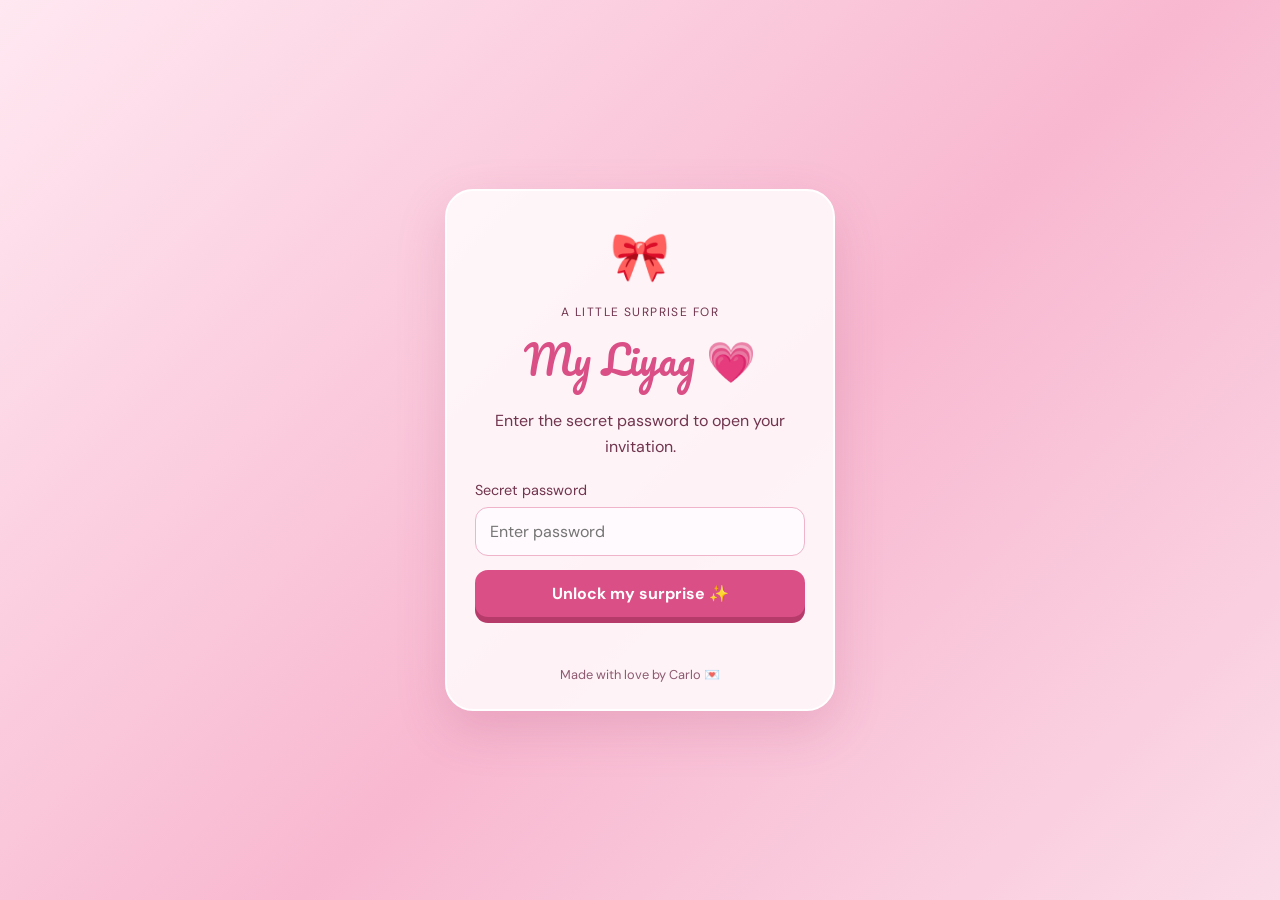
<file: index.html>
<!DOCTYPE html>
<html lang="en">
<head>
  <meta charset="UTF-8">
  <meta name="viewport" content="width=device-width, initial-scale=1.0">
  <title>For Sofia 💗</title>
</head>
<body>
  <p>Opening your invitation...</p>
  <script>
    window.location.replace("indexSecurity.html");
  </script>
</body>
</html>
</file>
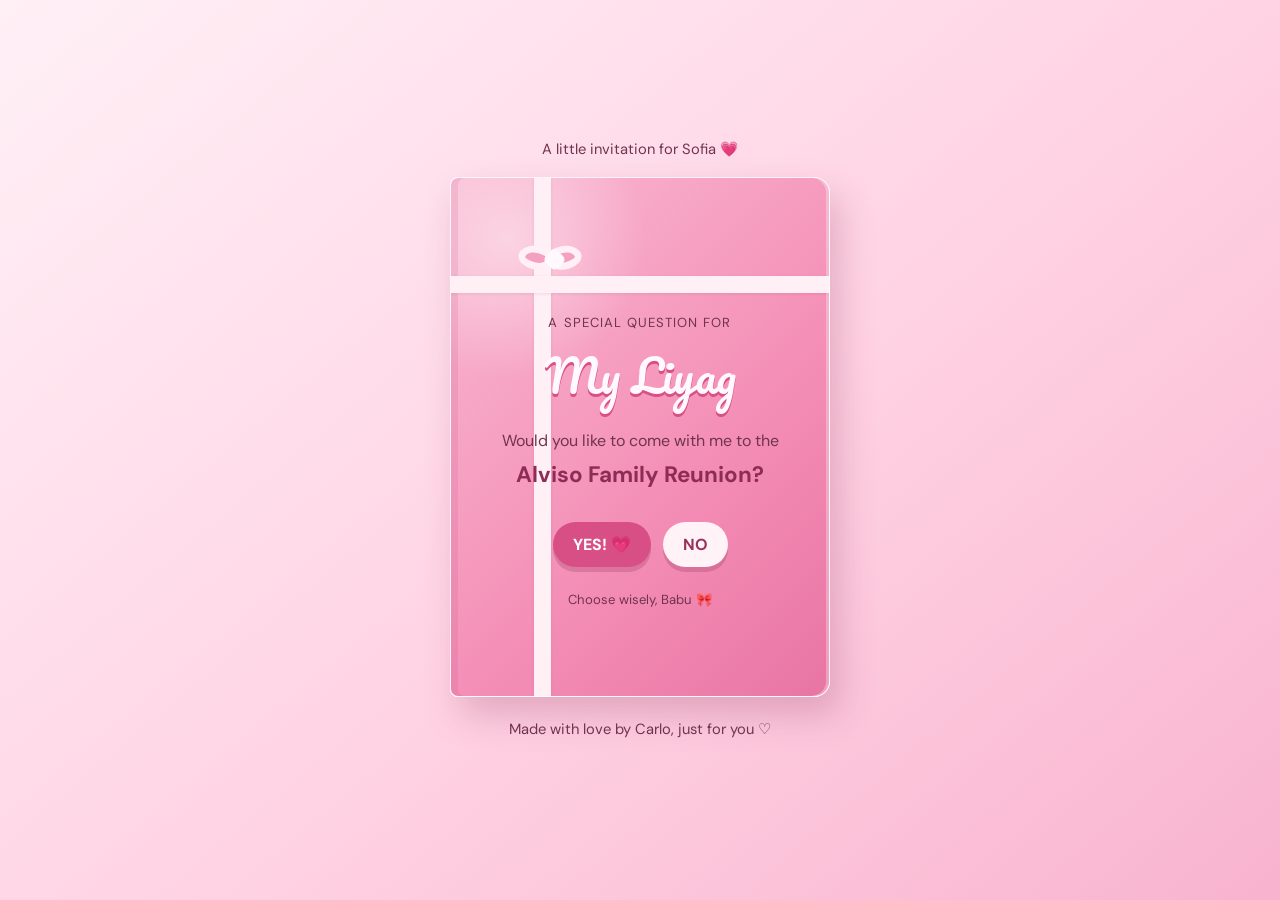
<file: book.html>
<!DOCTYPE html>
<html lang="en">
<head>
  <meta charset="UTF-8">
  <meta name="viewport" content="width=device-width, initial-scale=1.0">
  <meta name="theme-color" content="#ffd9e8">

  <title>For Sofia, My Liyag 🎀</title>

  <link rel="stylesheet" href="book.css">
  <script src="book.js" defer></script>
</head>

<body>
  <main class="page">
    <p class="top-note">
      A little invitation for Sofia 💗
    </p>

    <div class="book-scene">
      <section class="book" id="book">

        <!-- INSIDE OF THE BOOK -->
        <div class="book-pages">
          <div class="inside-heading">
            <span class="tiny-heart">♡</span>
            <p>You're invited, Babu!</p>
          </div>

          <div class="poster-frame">
            <img
              class="invitation-poster"
              src="img/christmas-invitation.jpg"
              alt="Alviso Christmas Party invitation poster"
            >
          </div>

          <p class="inside-footer">
            With love, Carlo 💌
          </p>
        </div>

        <!-- FRONT COVER -->
        <div class="cover" id="cover">

          <div class="cover-decoration" aria-hidden="true">
            <span class="ribbon ribbon-vertical"></span>
            <span class="ribbon ribbon-horizontal"></span>
            <span class="bow-loop bow-left"></span>
            <span class="bow-loop bow-right"></span>
            <span class="bow-knot"></span>
          </div>

          <div class="cover-content">
            <p class="cover-kicker">
              A special question for
            </p>

            <h1>My Liyag</h1>

            <p class="cover-question">
              Would you like to come with me to the
            </p>

            <h2>Alviso Family Reunion?</h2>

            <div class="answer-area">
              <button
                id="yesButton"
                class="answer yes-button"
                type="button"
              >
                YES! 💗
              </button>

              <button
                id="noButton"
                class="answer no-button"
                type="button"
              >
                NO
              </button>
            </div>

            <p id="hint" class="hint" aria-live="polite">
              Choose wisely, Babu 🎀
            </p>
          </div>
        </div>

      </section>
    </div>

    <p class="bottom-note">
      Made with love by Carlo, just for you ♡
    </p>

    <!-- OPTIONAL BACKGROUND MUSIC -->
    <audio id="backgroundMusic" preload="auto" loop>
      <source src="musik/love.mp3" type="audio/mpeg">
    </audio>
  </main>
</body>
</html>
</file>
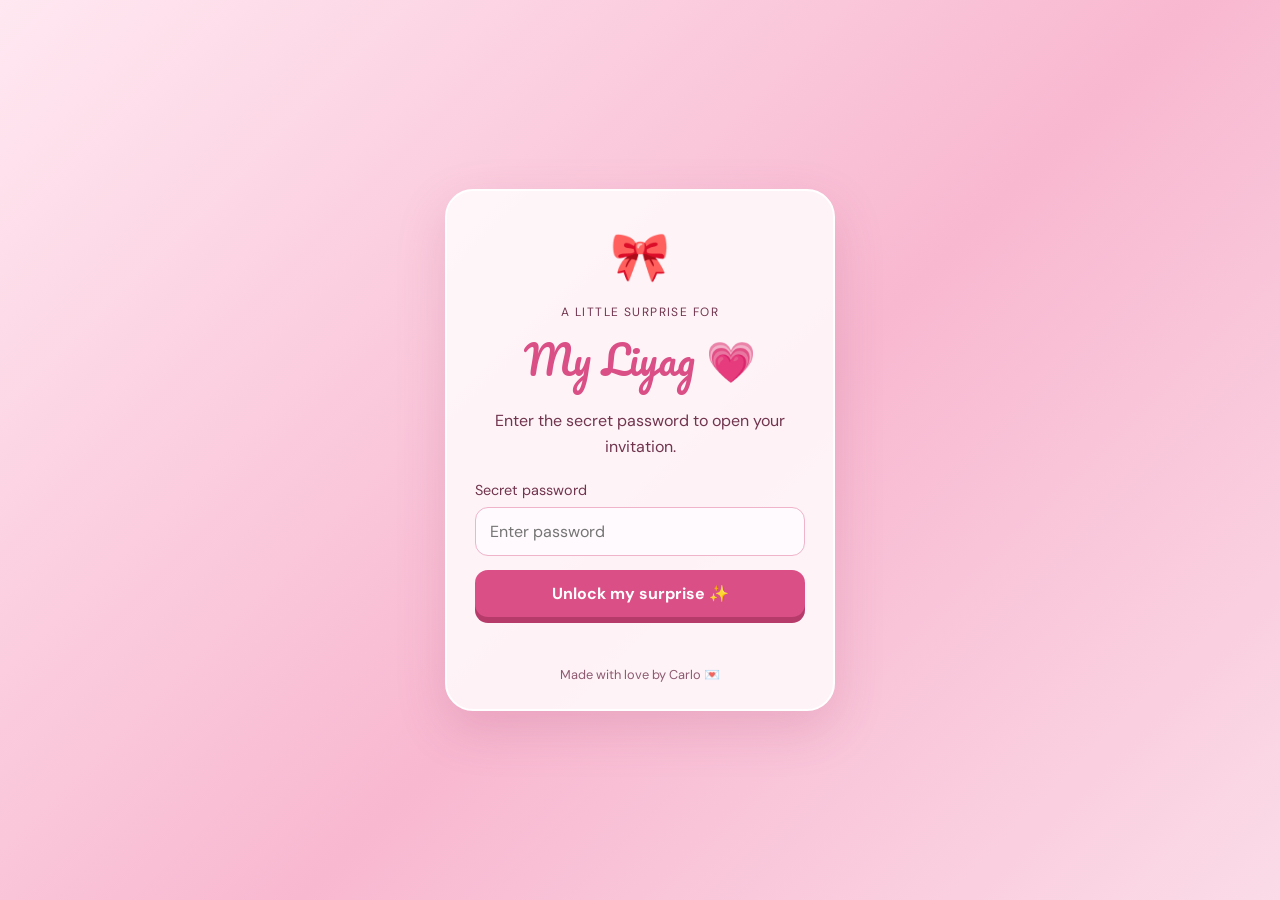
<file: indexSecurity.html>
<!DOCTYPE html>
<html lang="en">
<head>
  <meta charset="UTF-8">
  <meta name="viewport" content="width=device-width, initial-scale=1.0">
  <title>A Little Surprise 💌</title>
  <link rel="stylesheet" href="security.css">
  <script src="security.js" defer></script>
</head>
<body>
  <main class="security-card">
    <div class="bow">🎀</div>

    <p class="eyebrow">A little surprise for</p>
    <h1>My Liyag 💗</h1>

    <p class="description">
      Enter the secret password to open your invitation.
    </p>

    <form id="passwordForm">
      <label for="password">Secret password</label>

      <input
        id="password"
        name="password"
        type="password"
        placeholder="Enter password"
        autocomplete="off"
        required
      >

      <button type="submit">Unlock my surprise ✨</button>

      <p id="errorMessage" class="error" role="status"></p>
    </form>

    <p class="small-note">Made with love by Carlo 💌</p>
  </main>
</body>
</html>
</file>
<file: book.css>
@import url('https://fonts.googleapis.com/css2?family=DM+Sans:wght@400;500;700&family=Pacifico&display=swap');

:root {
  --pink: #f6a6c4;
  --deep-pink: #d84f86;
  --dark-pink: #a92e60;
  --text: #71344d;
}

* {
  box-sizing: border-box;
}

body {
  min-height: 100vh;
  margin: 0;
  padding: 22px 14px 30px;
  display: grid;
  place-items: center;
  color: var(--text);
  font-family: 'DM Sans', sans-serif;
  background: linear-gradient(
    140deg,
    #fff0f6,
    #ffd2e3 55%,
    #f8b3ce
  );
  overflow-x: hidden;
}

.page {
  width: 100%;
  text-align: center;
}

.top-note,
.bottom-note {
  margin: 4px 0 18px;
  font-size: 0.92rem;
}

.bottom-note {
  margin-top: 22px;
}

/* 3D BOOK */

.book-scene {
  width: min(92vw, 380px);
  margin: 0 auto;
  perspective: 1600px;
}

.book {
  position: relative;
  width: 100%;
  aspect-ratio: 340 / 470;
  min-height: 410px;
  max-height: 520px;
  border-radius: 8px 16px 16px 8px;
  background: #fff8fb;
  box-shadow: 10px 18px 35px rgba(143, 52, 91, 0.25);
  isolation: isolate;
}

/* INSIDE PAGES */

.book-pages {
  position: absolute;
  inset: 0;
  display: flex;
  flex-direction: column;
  align-items: center;
  gap: 10px;
  padding: 18px 14px 14px;
  overflow: hidden;
  border: 7px solid #fff9fc;
  border-radius: 8px 16px 16px 8px;
  background: linear-gradient(
    90deg,
    #f4d6e2,
    #fffafd 7%,
    #fffafd 94%,
    #f2d4e0
  );
}

.inside-heading p {
  margin: 0;
  font: 1.35rem 'Pacifico', cursive;
  color: var(--deep-pink);
}

.tiny-heart {
  color: var(--deep-pink);
  font-size: 1.2rem;
}

.poster-frame {
  display: grid;
  place-items: center;
  flex: 1;
  width: 100%;
  min-height: 0;
  padding: 5px;
  border: 1px dashed #e9a0bd;
  border-radius: 8px;
  background: white;
}

.invitation-poster {
  display: block;
  width: 100%;
  height: 100%;
  max-height: 100%;
  object-fit: contain;
}

.inside-footer {
  margin: 0;
  font-size: 0.85rem;
  color: var(--dark-pink);
}

/* BOOK COVER */

.cover {
  position: absolute;
  z-index: 3;
  inset: 0;
  overflow: hidden;
  transform-origin: left center;
  transform: rotateY(0deg);
  transition: transform 1.35s cubic-bezier(.65, 0, .35, 1);
  border: 1px solid rgba(255, 255, 255, 0.9);
  border-radius: 8px 16px 16px 8px;
  background:
    radial-gradient(
      circle at 15% 12%,
      rgba(255,255,255,.45),
      transparent 25%
    ),
    linear-gradient(
      135deg,
      #f9bad2,
      #f48eb6 60%,
      #e875a4
    );
  box-shadow:
    inset 7px 0 0 rgba(181, 54, 105, 0.12),
    inset -3px 0 0 rgba(255, 255, 255, 0.3);
}

.book.open .cover {
  transform: rotateY(-165deg);
  pointer-events: none;
}

/* COVER TEXT */

.cover-content {
  position: absolute;
  inset: 0;
  display: flex;
  flex-direction: column;
  justify-content: center;
  align-items: center;
  padding: 72px 22px 24px;
}

.cover-kicker {
  margin: 0 0 5px;
  font-size: 0.82rem;
  letter-spacing: 0.08em;
  text-transform: uppercase;
}

.cover-content h1 {
  margin: 0 0 16px;
  font: clamp(2.1rem, 9vw, 2.8rem) 'Pacifico', cursive;
  color: #fff8fc;
  text-shadow: 0 3px 0 #d94f86;
}

.cover-question {
  margin: 0 0 7px;
  line-height: 1.4;
}

.cover-content h2 {
  margin: 0;
  max-width: 270px;
  font-size: clamp(1.1rem, 4.5vw, 1.4rem);
  color: #8e2c55;
  line-height: 1.35;
}

/* PINK RIBBON AND BOW */

.cover-decoration {
  position: absolute;
  inset: 0;
  pointer-events: none;
}

.ribbon {
  position: absolute;
  display: block;
  background: #fff0f6;
  box-shadow: 0 1px 3px rgba(129, 36, 73, 0.12);
}

.ribbon-vertical {
  top: 0;
  bottom: 0;
  left: 22%;
  width: 17px;
}

.ribbon-horizontal {
  left: 0;
  right: 0;
  top: 19%;
  height: 17px;
}

.bow-loop {
  position: absolute;
  z-index: 2;
  top: 13%;
  left: 18%;
  width: 34px;
  height: 25px;
  border: 7px solid #fff0f6;
  background: #f5a0c0;
}

.bow-left {
  transform: rotate(28deg);
  border-radius: 70% 25% 65% 35%;
}

.bow-right {
  left: calc(18% + 28px);
  transform: rotate(-28deg);
  border-radius: 25% 70% 35% 65%;
}

.bow-knot {
  position: absolute;
  z-index: 4;
  top: calc(13% + 6px);
  left: calc(18% + 27px);
  width: 17px;
  height: 17px;
  border-radius: 5px;
  background: #fff8fc;
  transform: rotate(45deg);
}

/* YES AND NO BUTTONS */

.answer-area {
  position: relative;
  z-index: 5;
  display: flex;
  align-items: center;
  justify-content: center;
  gap: 12px;
  width: 100%;
  min-height: 66px;
  margin-top: 22px;
}

.answer {
  border: 0;
  border-radius: 999px;
  padding: 12px 20px;
  font: inherit;
  font-weight: 700;
  cursor: pointer;
  box-shadow: 0 5px 0 rgba(126, 35, 74, 0.22);
  transition:
    transform 0.25s ease,
    opacity 0.25s ease,
    background 0.2s ease;
}

.answer:focus-visible {
  outline: 3px solid white;
  outline-offset: 3px;
}

.yes-button {
  position: relative;
  z-index: 2;
  color: white;
  background: var(--deep-pink);
}

.no-button {
  position: relative;
  z-index: 1;
  color: #96345c;
  background: #fff3f8;
}

.hint {
  min-height: 1.2em;
  margin: 13px 0 0;
  font-size: 0.82rem;
}

@media (max-width: 360px) {
  .book-scene {
    width: 94vw;
  }

  .cover-content {
    padding: 65px 15px 18px;
  }

  .cover-content h1 {
    margin-bottom: 10px;
  }

  .answer {
    padding: 10px 15px;
  }

  .book-pages {
    padding: 13px 10px;
  }
}
</file>
<file: security.css>
@import url('https://fonts.googleapis.com/css2?family=DM+Sans:wght@400;500;700&family=Pacifico&display=swap');

:root {
  --pink: #f7a9c4;
  --deep-pink: #d94f86;
  --ink: #71344d;
}

* {
  box-sizing: border-box;
}

body {
  min-height: 100vh;
  margin: 0;
  padding: 24px;
  display: grid;
  place-items: center;
  font-family: 'DM Sans', sans-serif;
  color: var(--ink);
  background: linear-gradient(
    135deg,
    #ffe8f1,
    #f8b8d0 55%,
    #fbdbe8
  );
}

.security-card {
  width: min(100%, 390px);
  padding: 34px 28px 26px;
  text-align: center;
  border: 2px solid white;
  border-radius: 28px;
  background: rgba(255, 255, 255, 0.82);
  box-shadow: 0 18px 50px rgba(166, 63, 105, 0.18);
}

.bow {
  font-size: 3rem;
}

.eyebrow {
  margin: 16px 0 4px;
  letter-spacing: 0.12em;
  text-transform: uppercase;
  font-size: 0.75rem;
}

h1 {
  margin: 0;
  font: 2.5rem 'Pacifico', cursive;
  color: var(--deep-pink);
}

.description {
  line-height: 1.6;
  margin: 14px 0 22px;
}

label {
  display: block;
  text-align: left;
  font-size: 0.9rem;
  margin-bottom: 8px;
}

input {
  width: 100%;
  padding: 13px 14px;
  border: 1px solid #efb3ca;
  border-radius: 13px;
  font: inherit;
  color: var(--ink);
  background: #fffafd;
  outline: none;
}

input:focus {
  border-color: var(--deep-pink);
  box-shadow: 0 0 0 3px #f9d3e2;
}

button {
  width: 100%;
  margin-top: 14px;
  padding: 13px 16px;
  border: 0;
  border-radius: 13px;
  background: var(--deep-pink);
  color: white;
  font: inherit;
  font-weight: 700;
  cursor: pointer;
  box-shadow: 0 6px 0 #b63b6b;
}

button:hover {
  transform: translateY(-2px);
}

.error {
  min-height: 1.2em;
  color: #b42355;
  font-size: 0.88rem;
}

.small-note {
  margin: 18px 0 0;
  font-size: 0.8rem;
  opacity: 0.8;
}
</file>
